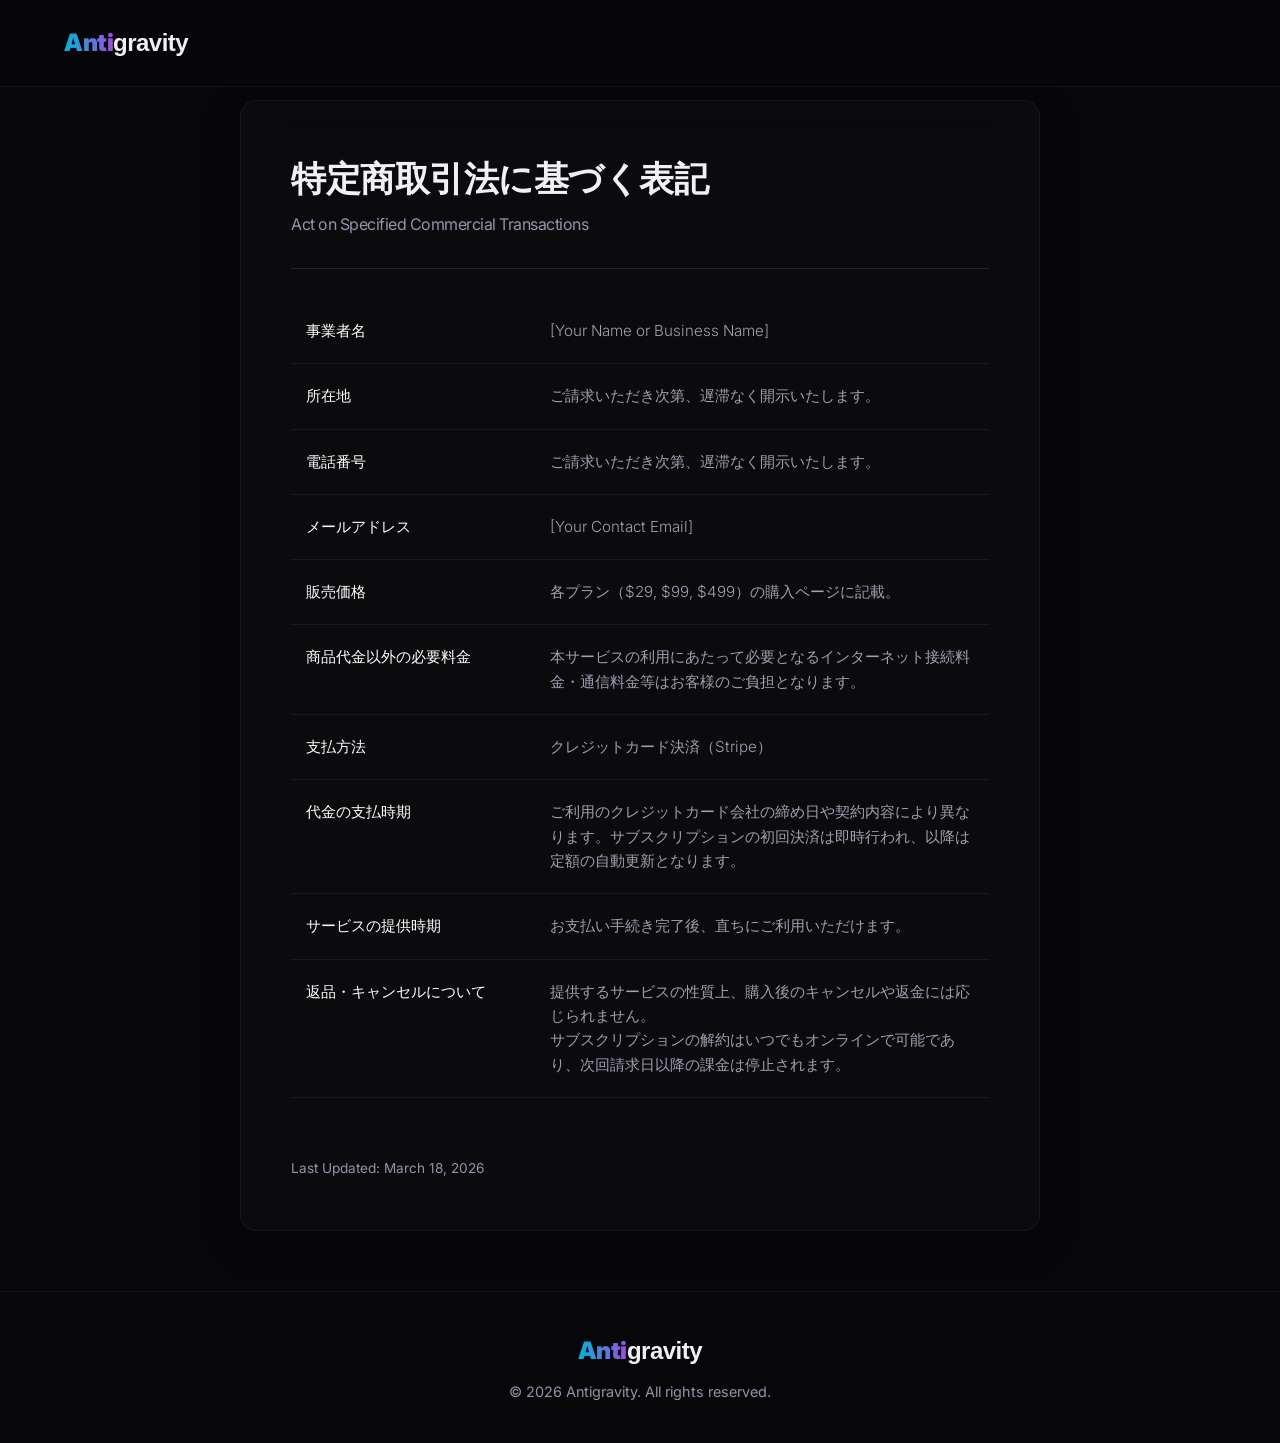
<file: legal.html>
<!DOCTYPE html>
<html lang="ja">
<head>
    <meta charset="UTF-8">
    <meta name="viewport" content="width=device-width, initial-scale=1.0">
    <title>特定商取引法に基づく表記 | Antigravity</title>
    <link rel="preconnect" href="https://fonts.googleapis.com">
    <link rel="preconnect" href="https://fonts.gstatic.com" crossorigin>
    <link href="https://fonts.googleapis.com/css2?family=Inter:wght@300;400;600&display=swap" rel="stylesheet">
    <link rel="stylesheet" href="style.css">
    <style>
        body { background-color: var(--bg-color); color: var(--text-color); font-family: 'Inter', sans-serif; }
        .legal-container { max-width: 800px; margin: 100px auto 60px; padding: 50px; background: rgba(255, 255, 255, 0.02); backdrop-filter: blur(20px); -webkit-backdrop-filter: blur(20px); border: 1px solid rgba(255, 255, 255, 0.05); border-radius: 16px; box-shadow: 0 10px 40px rgba(0,0,0,0.2); }
        .legal-container h1 { font-weight: 600; font-size: 2.2rem; margin-bottom: 10px; letter-spacing: -0.5px; }
        .legal-container h1 span { font-size: 1rem; color: var(--text-muted); font-weight: 400; display: block; margin-top: 5px; }
        .legal-container hr { border: none; border-top: 1px solid rgba(255,255,255,0.1); margin: 30px 0; }
        .tokushoho-table { width: 100%; border-collapse: collapse; margin-top: 30px; font-size: 0.95rem; }
        .tokushoho-table th, .tokushoho-table td { padding: 20px 15px; border-bottom: 1px solid rgba(255,255,255,0.05); color: #a0a0b0; font-weight: 300; vertical-align: top; line-height: 1.6; }
        .tokushoho-table th { width: 35%; color: #fff; font-weight: 400; text-align: left; }
    </style>
</head>
<body>
    <nav class="navbar">
        <a href="index.html" style="text-decoration: none; color: inherit;">
            <div class="logo"><span class="gradient-text">Anti</span>gravity</div>
        </a>
    </nav>
    <div class="legal-container">
        <h1>特定商取引法に基づく表記 <span>Act on Specified Commercial Transactions</span></h1>
        <hr>
        <table class="tokushoho-table">
            <tr>
                <th>事業者名</th>
                <td>[Your Name or Business Name]</td>
            </tr>
            <tr>
                <th>所在地</th>
                <td>ご請求いただき次第、遅滞なく開示いたします。</td>
            </tr>
            <tr>
                <th>電話番号</th>
                <td>ご請求いただき次第、遅滞なく開示いたします。</td>
            </tr>
            <tr>
                <th>メールアドレス</th>
                <td>[Your Contact Email]</td>
            </tr>
            <tr>
                <th>販売価格</th>
                <td>各プラン（$29, $99, $499）の購入ページに記載。</td>
            </tr>
            <tr>
                <th>商品代金以外の必要料金</th>
                <td>本サービスの利用にあたって必要となるインターネット接続料金・通信料金等はお客様のご負担となります。</td>
            </tr>
            <tr>
                <th>支払方法</th>
                <td>クレジットカード決済（Stripe）</td>
            </tr>
            <tr>
                <th>代金の支払時期</th>
                <td>ご利用のクレジットカード会社の締め日や契約内容により異なります。サブスクリプションの初回決済は即時行われ、以降は定額の自動更新となります。</td>
            </tr>
            <tr>
                <th>サービスの提供時期</th>
                <td>お支払い手続き完了後、直ちにご利用いただけます。</td>
            </tr>
            <tr>
                <th>返品・キャンセルについて</th>
                <td>提供するサービスの性質上、購入後のキャンセルや返金には応じられません。<br>サブスクリプションの解約はいつでもオンラインで可能であり、次回請求日以降の課金は停止されます。</td>
            </tr>
        </table>
        
        <div style="margin-top: 60px; text-align: left;">
            <p style="color: var(--text-muted); font-size: 0.85rem;">Last Updated: March 18, 2026</p>
        </div>
    </div>
    <footer class="footer">
        <div class="logo"><span class="gradient-text">Anti</span>gravity</div>
        <p>© 2026 Antigravity. All rights reserved.</p>
    </footer>
</body>
</html>
</file>
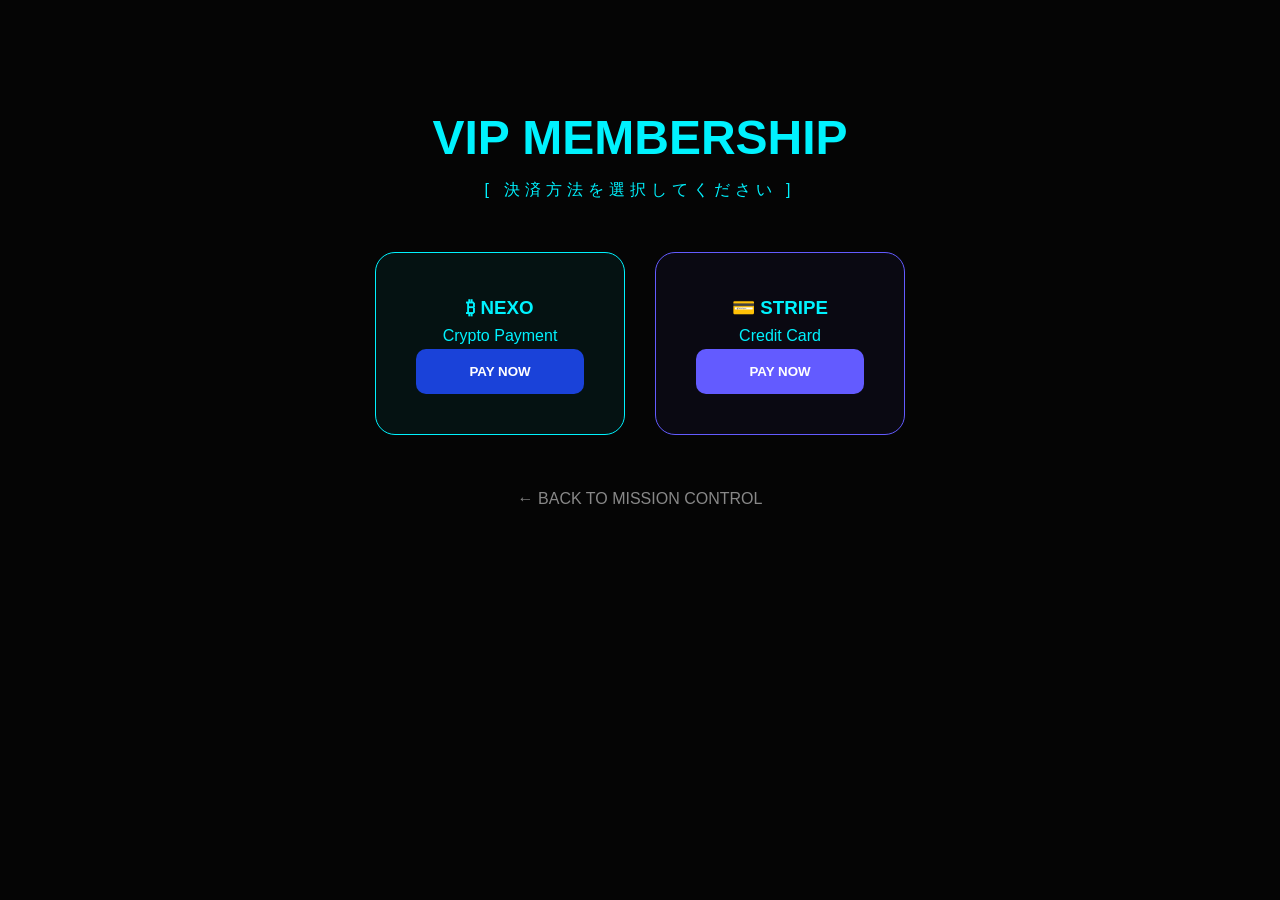
<file: payment.html>
<!DOCTYPE html>
<html lang="ja">
<head>
    <meta charset="UTF-8">
    <meta name="viewport" content="width=device-width, initial-scale=1.0">
    <title>AG Labs - VIP Payment</title>
    <link rel="stylesheet" href="style.css">
</head>
<body class="cyber-body" style="text-align:center; background:#050505; color:#00f2fe;">
    <div class="container" style="padding:100px 20px;">
        <h1 class="glitch" style="font-size:3rem;">VIP MEMBERSHIP</h1>
        <p style="letter-spacing:5px;">[ 決済方法を選択してください ]</p>
        
        <div class="pay-options" style="display:flex; justify-content:center; gap:30px; margin-top:50px; flex-wrap:wrap;">
            <div class="card" style="border:1px solid #00f2fe; padding:40px; border-radius:20px; width:250px; background:rgba(0,242,254,0.05);">
                <h3>₿ NEXO</h3>
                <p>Crypto Payment</p>
                <button onclick="window.open('https://nexo.com/', '_blank')" style="background:#1a42d9; color:white; border:none; padding:15px 30px; border-radius:10px; cursor:pointer; font-weight:bold; width:100%;">PAY NOW</button>
            </div>
            <div class="card" style="border:1px solid #635bff; padding:40px; border-radius:20px; width:250px; background:rgba(99,91,255,0.05);">
                <h3>💳 STRIPE</h3>
                <p>Credit Card</p>
                <button onclick="window.open('https://stripe.com/jp', '_blank')" style="background:#635bff; color:white; border:none; padding:15px 30px; border-radius:10px; cursor:pointer; font-weight:bold; width:100%;">PAY NOW</button>
            </div>
        </div>
        <br><br>
        <a href="index.html" style="color:#888; text-decoration:none;">← BACK TO MISSION CONTROL</a>
    </div>
</body>
</html>
</file>
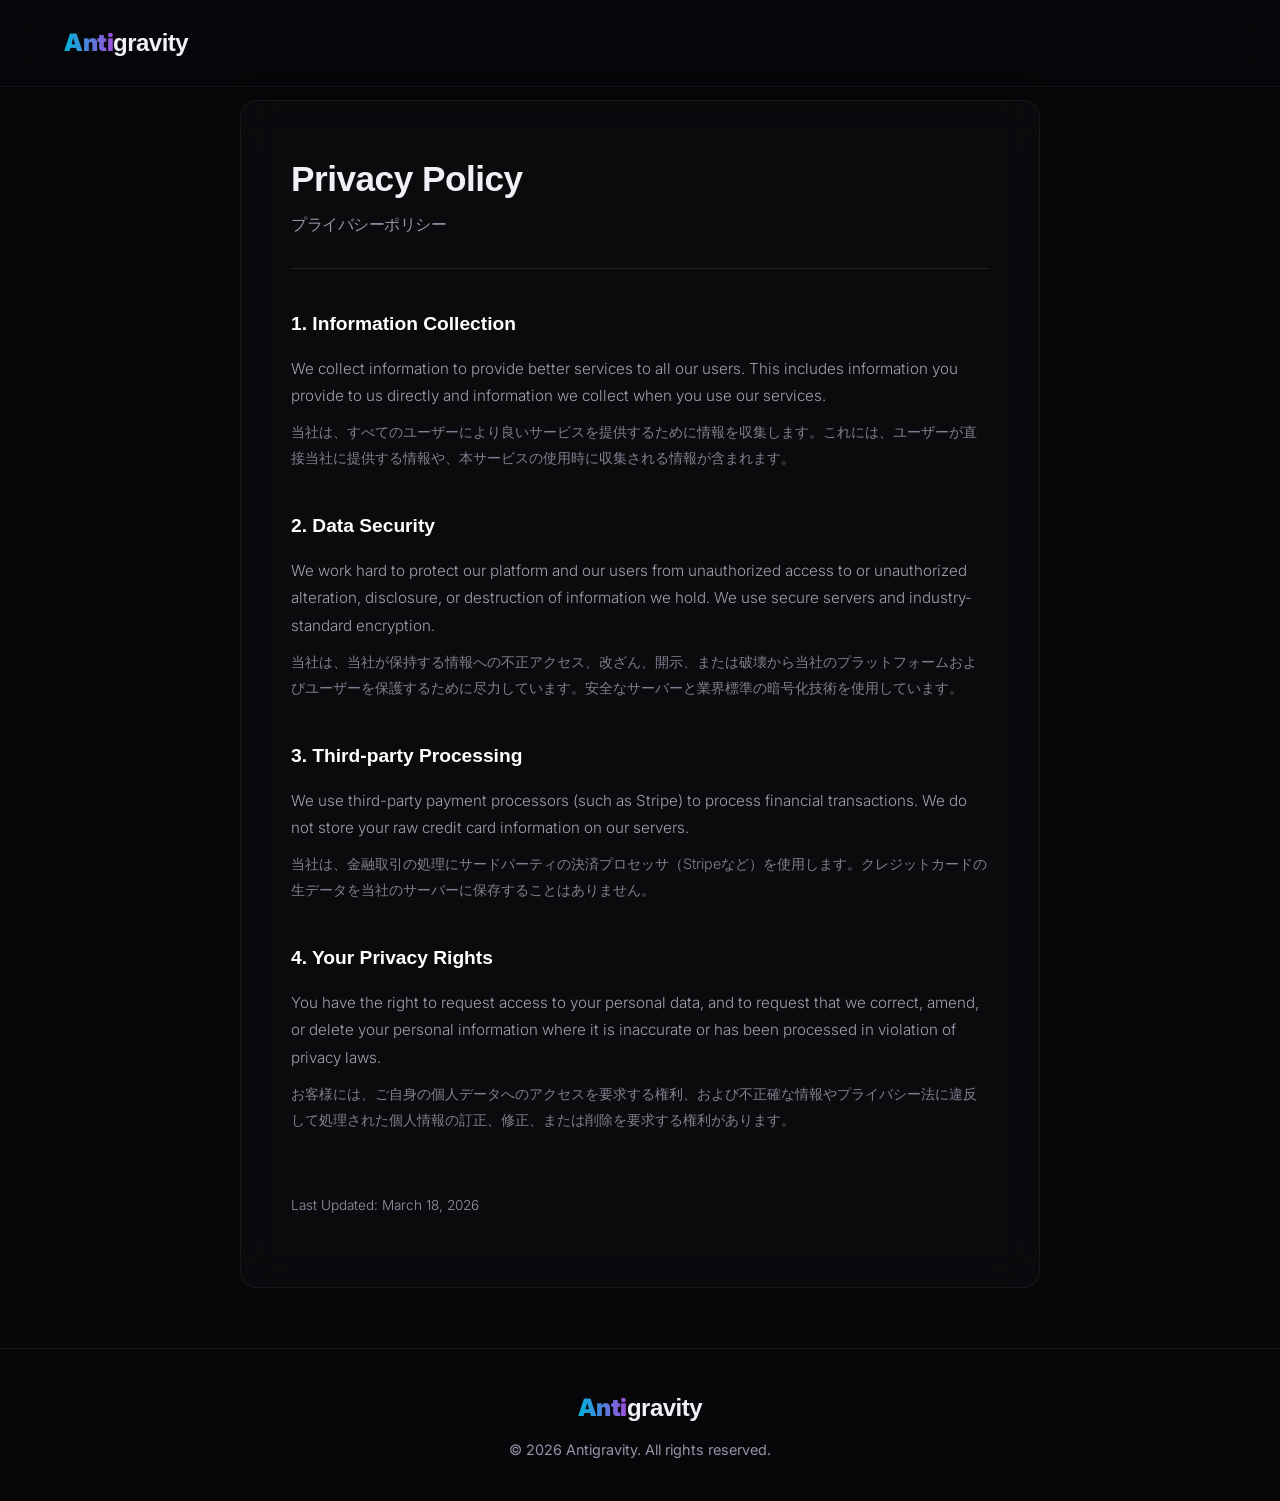
<file: privacy.html>
<!DOCTYPE html>
<html lang="en">
<head>
    <meta charset="UTF-8">
    <meta name="viewport" content="width=device-width, initial-scale=1.0">
    <title>Privacy Policy | Antigravity</title>
    <link rel="preconnect" href="https://fonts.googleapis.com">
    <link rel="preconnect" href="https://fonts.gstatic.com" crossorigin>
    <link href="https://fonts.googleapis.com/css2?family=Inter:wght@300;400;600&display=swap" rel="stylesheet">
    <link rel="stylesheet" href="style.css">
    <style>
        body { background-color: var(--bg-color); color: var(--text-color); font-family: 'Inter', sans-serif; }
        .legal-container { max-width: 800px; margin: 100px auto 60px; padding: 50px; background: rgba(255, 255, 255, 0.02); backdrop-filter: blur(20px); -webkit-backdrop-filter: blur(20px); border: 1px solid rgba(255, 255, 255, 0.05); border-radius: 16px; box-shadow: 0 10px 40px rgba(0,0,0,0.2); }
        .legal-container h1 { font-weight: 600; font-size: 2.2rem; margin-bottom: 10px; letter-spacing: -0.5px; }
        .legal-container h1 span { font-size: 1rem; color: var(--text-muted); font-weight: 400; display: block; margin-top: 5px; }
        .legal-container hr { border: none; border-top: 1px solid rgba(255,255,255,0.1); margin: 30px 0; }
        .legal-container h2 { font-size: 1.2rem; font-weight: 600; margin-top: 40px; margin-bottom: 15px; color: #fff; }
        .legal-container p { margin-bottom: 20px; color: #a0a0b0; line-height: 1.8; font-size: 0.95rem; font-weight: 300; }
        .legal-container .ja-text { font-size: 0.9rem; color: #808090; margin-top: -10px; margin-bottom: 25px; }
    </style>
</head>
<body>
    <nav class="navbar">
        <a href="index.html" style="text-decoration: none; color: inherit;">
            <div class="logo"><span class="gradient-text">Anti</span>gravity</div>
        </a>
    </nav>
    <div class="legal-container">
        <h1>Privacy Policy <span>プライバシーポリシー</span></h1>
        <hr>
        <h2>1. Information Collection</h2>
        <p>We collect information to provide better services to all our users. This includes information you provide to us directly and information we collect when you use our services.</p>
        <p class="ja-text">当社は、すべてのユーザーにより良いサービスを提供するために情報を収集します。これには、ユーザーが直接当社に提供する情報や、本サービスの使用時に収集される情報が含まれます。</p>

        <h2>2. Data Security</h2>
        <p>We work hard to protect our platform and our users from unauthorized access to or unauthorized alteration, disclosure, or destruction of information we hold. We use secure servers and industry-standard encryption.</p>
        <p class="ja-text">当社は、当社が保持する情報への不正アクセス、改ざん、開示、または破壊から当社のプラットフォームおよびユーザーを保護するために尽力しています。安全なサーバーと業界標準の暗号化技術を使用しています。</p>

        <h2>3. Third-party Processing</h2>
        <p>We use third-party payment processors (such as Stripe) to process financial transactions. We do not store your raw credit card information on our servers.</p>
        <p class="ja-text">当社は、金融取引の処理にサードパーティの決済プロセッサ（Stripeなど）を使用します。クレジットカードの生データを当社のサーバーに保存することはありません。</p>

        <h2>4. Your Privacy Rights</h2>
        <p>You have the right to request access to your personal data, and to request that we correct, amend, or delete your personal information where it is inaccurate or has been processed in violation of privacy laws.</p>
        <p class="ja-text">お客様には、ご自身の個人データへのアクセスを要求する権利、および不正確な情報やプライバシー法に違反して処理された個人情報の訂正、修正、または削除を要求する権利があります。</p>

        <div style="margin-top: 60px; text-align: left;">
            <p style="color: var(--text-muted); font-size: 0.85rem;">Last Updated: March 18, 2026</p>
        </div>
    </div>
    <footer class="footer">
        <div class="logo"><span class="gradient-text">Anti</span>gravity</div>
        <p>© 2026 Antigravity. All rights reserved.</p>
    </footer>
</body>
</html>
</file>
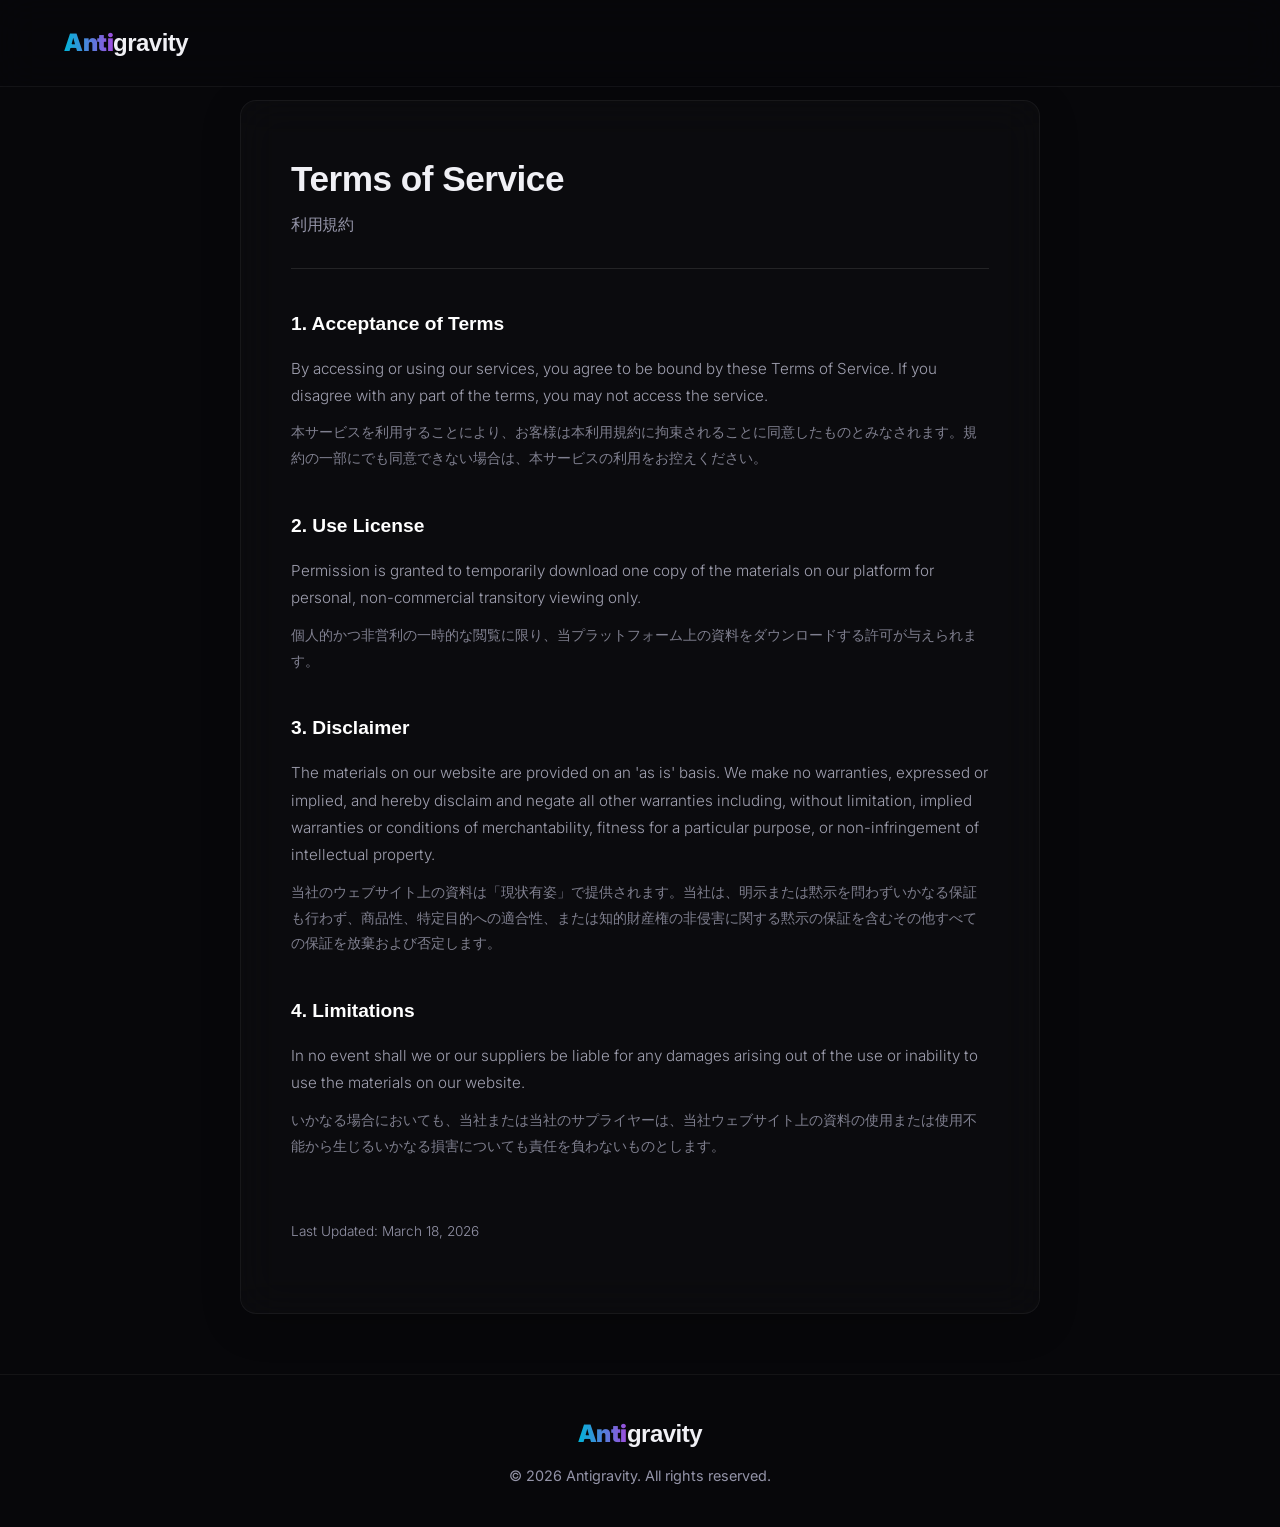
<file: terms.html>
<!DOCTYPE html>
<html lang="en">
<head>
    <meta charset="UTF-8">
    <meta name="viewport" content="width=device-width, initial-scale=1.0">
    <title>Terms of Service | Antigravity</title>
    <link rel="preconnect" href="https://fonts.googleapis.com">
    <link rel="preconnect" href="https://fonts.gstatic.com" crossorigin>
    <link href="https://fonts.googleapis.com/css2?family=Inter:wght@300;400;600&display=swap" rel="stylesheet">
    <link rel="stylesheet" href="style.css">
    <style>
        body { background-color: var(--bg-color); color: var(--text-color); font-family: 'Inter', sans-serif; }
        .legal-container { max-width: 800px; margin: 100px auto 60px; padding: 50px; background: rgba(255, 255, 255, 0.02); backdrop-filter: blur(20px); -webkit-backdrop-filter: blur(20px); border: 1px solid rgba(255, 255, 255, 0.05); border-radius: 16px; box-shadow: 0 10px 40px rgba(0,0,0,0.2); }
        .legal-container h1 { font-weight: 600; font-size: 2.2rem; margin-bottom: 10px; letter-spacing: -0.5px; }
        .legal-container h1 span { font-size: 1rem; color: var(--text-muted); font-weight: 400; display: block; margin-top: 5px; }
        .legal-container hr { border: none; border-top: 1px solid rgba(255,255,255,0.1); margin: 30px 0; }
        .legal-container h2 { font-size: 1.2rem; font-weight: 600; margin-top: 40px; margin-bottom: 15px; color: #fff; }
        .legal-container p { margin-bottom: 20px; color: #a0a0b0; line-height: 1.8; font-size: 0.95rem; font-weight: 300; }
        .legal-container .ja-text { font-size: 0.9rem; color: #808090; margin-top: -10px; margin-bottom: 25px; }
    </style>
</head>
<body>
    <nav class="navbar">
        <a href="index.html" style="text-decoration: none; color: inherit;">
            <div class="logo"><span class="gradient-text">Anti</span>gravity</div>
        </a>
    </nav>
    <div class="legal-container">
        <h1>Terms of Service <span>利用規約</span></h1>
        <hr>
        <h2>1. Acceptance of Terms</h2>
        <p>By accessing or using our services, you agree to be bound by these Terms of Service. If you disagree with any part of the terms, you may not access the service.</p>
        <p class="ja-text">本サービスを利用することにより、お客様は本利用規約に拘束されることに同意したものとみなされます。規約の一部にでも同意できない場合は、本サービスの利用をお控えください。</p>

        <h2>2. Use License</h2>
        <p>Permission is granted to temporarily download one copy of the materials on our platform for personal, non-commercial transitory viewing only.</p>
        <p class="ja-text">個人的かつ非営利の一時的な閲覧に限り、当プラットフォーム上の資料をダウンロードする許可が与えられます。</p>

        <h2>3. Disclaimer</h2>
        <p>The materials on our website are provided on an 'as is' basis. We make no warranties, expressed or implied, and hereby disclaim and negate all other warranties including, without limitation, implied warranties or conditions of merchantability, fitness for a particular purpose, or non-infringement of intellectual property.</p>
        <p class="ja-text">当社のウェブサイト上の資料は「現状有姿」で提供されます。当社は、明示または黙示を問わずいかなる保証も行わず、商品性、特定目的への適合性、または知的財産権の非侵害に関する黙示の保証を含むその他すべての保証を放棄および否定します。</p>

        <h2>4. Limitations</h2>
        <p>In no event shall we or our suppliers be liable for any damages arising out of the use or inability to use the materials on our website.</p>
        <p class="ja-text">いかなる場合においても、当社または当社のサプライヤーは、当社ウェブサイト上の資料の使用または使用不能から生じるいかなる損害についても責任を負わないものとします。</p>

        <div style="margin-top: 60px; text-align: left;">
            <p style="color: var(--text-muted); font-size: 0.85rem;">Last Updated: March 18, 2026</p>
        </div>
    </div>
    <footer class="footer">
        <div class="logo"><span class="gradient-text">Anti</span>gravity</div>
        <p>© 2026 Antigravity. All rights reserved.</p>
    </footer>
</body>
</html>
</file>
<file: style.css>
:root {
    --bg-color: #07070a;
    --text-color: #f0f0f5;
    --text-muted: #9494a8;
    --primary: #7b2cbf;
    --primary-light: #9d4edd;
    --secondary: #00b4d8;
    --accent: #ff006e;
    --glass-bg: rgba(255, 255, 255, 0.03);
    --glass-border: rgba(255, 255, 255, 0.05);
}

* {
    margin: 0;
    padding: 0;
    box-sizing: border-box;
    font-family: 'Inter', sans-serif;
}

body {
    background-color: var(--bg-color);
    color: var(--text-color);
    overflow-x: hidden;
    line-height: 1.6;
}

h1, h2, h3, .logo {
    font-family: 'Outfit', sans-serif;
}

/* Background Animations */
.orb {
    position: absolute;
    border-radius: 50%;
    filter: blur(100px);
    z-index: -1;
    animation: float 20s infinite ease-in-out alternate;
}

.orb-1 {
    top: -10%;
    left: 20%;
    width: 500px;
    height: 500px;
    background: radial-gradient(circle, rgba(123, 44, 191, 0.4) 0%, rgba(0, 0, 0, 0) 70%);
}

.orb-2 {
    bottom: -10%;
    right: 10%;
    width: 600px;
    height: 600px;
    background: radial-gradient(circle, rgba(0, 180, 216, 0.3) 0%, rgba(0, 0, 0, 0) 70%);
    animation-delay: -5s;
}

@keyframes float {
    0% { transform: translate(0, 0) scale(1); }
    100% { transform: translate(50px, 100px) scale(1.2); }
}

/* Navbar */
.navbar {
    display: flex;
    justify-content: space-between;
    align-items: center;
    padding: 24px 5%;
    background: rgba(7, 7, 10, 0.5);
    backdrop-filter: blur(20px);
    border-bottom: 1px solid var(--glass-border);
    position: fixed;
    top: 0;
    width: 100%;
    z-index: 100;
}

.logo {
    font-size: 1.5rem;
    font-weight: 900;
    letter-spacing: -0.5px;
}

.badge {
    background: linear-gradient(135deg, var(--accent), #ff758c);
    color: white;
    font-size: 0.6rem;
    padding: 2px 6px;
    border-radius: 4px;
    vertical-align: top;
    text-transform: uppercase;
    letter-spacing: 1px;
}

.nav-links {
    display: flex;
    gap: 24px;
    align-items: center;
}

.nav-links a {
    color: var(--text-color);
    text-decoration: none;
    font-weight: 600;
    font-size: 0.9rem;
    transition: color 0.3s;
}

.nav-links a:hover {
    color: var(--primary-light);
}

/* Language Switcher */
.lang-switcher { position: relative; display: inline-block; margin-right: 10px; margin-left: 10px; }
.lang-btn { background: rgba(255,255,255,0.05); border: 1px solid var(--glass-border); border-radius: 20px; color: var(--text-color); padding: 6px 14px; font-size: 0.85rem; font-weight: 600; cursor: pointer; display: flex; align-items: center; gap: 8px; transition: all 0.3s; }
.lang-btn:hover { background: rgba(255,255,255,0.1); }
.lang-content { display: none; position: absolute; right: 0; top: 110%; background-color: rgba(7, 7, 10, 0.95); min-width: 140px; box-shadow: 0px 8px 30px rgba(0,0,0,0.8); z-index: 101; border: 1px solid rgba(123, 44, 191, 0.3); border-radius: 12px; backdrop-filter: blur(20px); overflow: hidden; text-align: left; }
.lang-content a { color: var(--text-color); padding: 12px 16px; text-decoration: none; display: block; font-size: 0.85rem; transition: background 0.3s; border-bottom: 1px solid rgba(255,255,255,0.05); }
.lang-content a:last-child { border-bottom: none; }
.lang-content a:hover { background-color: rgba(123, 44, 191, 0.4); color: white; }
.lang-switcher:hover .lang-content { display: block; animation: fadeInDown 0.3s ease-out forwards; }

/* Utilities */
.gradient-text {
    background: linear-gradient(to right, var(--secondary), var(--primary-light), var(--accent));
    -webkit-background-clip: text;
    background-clip: text;
    -webkit-text-fill-color: transparent;
    background-size: 200% auto;
    animation: shine 5s linear infinite;
}

@keyframes shine {
    to { background-position: 200% center; }
}

.btn {
    padding: 10px 24px;
    border-radius: 30px;
    font-weight: 600;
    font-size: 0.9rem;
    cursor: pointer;
    transition: all 0.3s cubic-bezier(0.25, 0.8, 0.25, 1);
    border: none;
}

.btn-primary {
    background: linear-gradient(135deg, var(--primary), var(--primary-light));
    color: white;
    box-shadow: 0 4px 15px rgba(123, 44, 191, 0.4);
}

.btn-primary:hover {
    transform: translateY(-2px);
    box-shadow: 0 8px 25px rgba(123, 44, 191, 0.6);
}

.btn-outline {
    background: transparent;
    color: var(--text-color);
    border: 1px solid rgba(255, 255, 255, 0.2);
}

.btn-outline:hover {
    background: rgba(255, 255, 255, 0.1);
}

.btn-secondary {
    background: var(--glass-bg);
    color: var(--text-color);
    border: 1px solid var(--glass-border);
    backdrop-filter: blur(10px);
}

.btn-secondary:hover {
    background: rgba(255, 255, 255, 0.1);
}

.btn-large {
    padding: 16px 36px;
    font-size: 1.1rem;
}

.w-100 {
    width: 100%;
}

.glass-card {
    background: rgba(255, 255, 255, 0.05);
    backdrop-filter: blur(25px);
    -webkit-backdrop-filter: blur(25px);
    border: 1px solid rgba(255, 255, 255, 0.1);
    box-shadow: 0 8px 32px 0 rgba(123, 44, 191, 0.2);
    border-radius: 20px;
    padding: 30px;
    transition: transform 0.4s cubic-bezier(0.175, 0.885, 0.32, 1.275), box-shadow 0.4s, border-color 0.4s;
}

/* Hero Section */
.hero {
    min-height: 100vh;
    display: flex;
    align-items: center;
    justify-content: center;
    text-align: center;
    padding: 100px 5%;
    position: relative;
}

.pill-badge {
    display: inline-block;
    padding: 8px 16px;
    background: rgba(255, 255, 255, 0.05);
    border: 1px solid rgba(255, 255, 255, 0.1);
    border-radius: 50px;
    font-size: 0.85rem;
    font-weight: 600;
    margin-bottom: 30px;
    color: var(--secondary);
    animation: fadeInDown 1s ease-out;
}

.hero-title {
    font-size: 5rem;
    line-height: 1.1;
    margin-bottom: 24px;
    animation: fadeInUp 1s ease-out 0.2s both;
}

.hero-subtitle {
    font-size: 1.2rem;
    color: var(--text-muted);
    max-width: 700px;
    margin: 0 auto 40px;
    animation: fadeInUp 1s ease-out 0.4s both;
}

.hero-actions {
    display: flex;
    gap: 20px;
    justify-content: center;
    animation: fadeInUp 1s ease-out 0.6s both;
}

/* Sections */
section {
    padding: 100px 5%;
}

.section-header {
    text-align: center;
    margin-bottom: 60px;
}

.section-header h2 {
    font-size: 3rem;
    margin-bottom: 10px;
}

.section-header p {
    color: var(--text-muted);
    font-size: 1.1rem;
}

/* Features */
.feature-grid {
    display: grid;
    grid-template-columns: repeat(auto-fit, minmax(300px, 1fr));
    gap: 30px;
    max-width: 1200px;
    margin: 0 auto;
}

.feature-card {
    position: relative;
    overflow: hidden;
}

.feature-card::before {
    content: '';
    position: absolute;
    top: 0; left: 0; width: 100%; height: 100%;
    background: linear-gradient(135deg, rgba(123, 44, 191, 0.1), transparent);
    opacity: 0;
    transition: opacity 0.3s;
}

.feature-card:hover {
    transform: translateY(-10px);
    border-color: rgba(123, 44, 191, 0.3);
}

.feature-card:hover::before {
    opacity: 1;
}

.feature-icon {
    font-size: 2.5rem;
    margin-bottom: 20px;
    display: inline-block;
    padding: 15px;
    background: rgba(255, 255, 255, 0.05);
    border-radius: 12px;
}

.feature-card h3 {
    font-size: 1.5rem;
    margin-bottom: 15px;
}

.feature-card p {
    color: var(--text-muted);
}

/* Profiles (Matching) */
.profile-cards {
    display: flex;
    justify-content: center;
    gap: 30px;
    max-width: 1200px;
    margin: 0 auto;
    flex-wrap: wrap;
}

.profile-card {
    flex: 1;
    min-width: 300px;
    max-width: 350px;
    padding: 40px 30px;
    text-align: center;
    opacity: 0.7;
    transform: scale(0.95);
    cursor: pointer;
}

.profile-card.active {
    opacity: 1;
    transform: scale(1) translateY(-10px);
    border-color: var(--primary-light);
    box-shadow: 0 20px 40px rgba(0, 0, 0, 0.4), 0 0 20px rgba(123, 44, 191, 0.2);
}

.profile-image {
    width: 120px;
    height: 120px;
    border-radius: 50%;
    margin: 0 auto 20px;
    background-size: cover;
    background-position: center;
    border: 3px solid var(--glass-border);
    position: relative;
    background-color: #2b2b36;
}

.ui-designer { background-image: linear-gradient(135deg, #ff9a9e 0%, #fecfef 99%, #fecfef 100%); }
.core-dev { background-image: linear-gradient(120deg, #e0c3fc 0%, #8ec5fc 100%); }
.devops { background-image: linear-gradient(120deg, #84fab0 0%, #8fd3f4 100%); }

.status-dot {
    position: absolute;
    bottom: 5px;
    right: 5px;
    width: 20px;
    height: 20px;
    background-color: #00e676;
    border-radius: 50%;
    border: 3px solid var(--bg-color);
}

.profile-info h3 {
    font-size: 1.6rem;
    margin-bottom: 5px;
}

.profile-info h3 span {
    color: var(--text-muted);
    font-weight: 400;
}

.role {
    color: var(--secondary);
    font-weight: 600;
    margin-bottom: 15px;
    font-size: 0.9rem;
    text-transform: uppercase;
    letter-spacing: 1px;
}

.bio {
    font-size: 0.95rem;
    color: var(--text-muted);
    margin-bottom: 25px;
    font-style: italic;
    min-height: 70px;
}

.tags {
    display: flex;
    flex-wrap: wrap;
    gap: 8px;
    justify-content: center;
    margin-bottom: 30px;
}

.tag {
    background: rgba(255, 255, 255, 0.08);
    padding: 4px 12px;
    border-radius: 20px;
    font-size: 0.8rem;
    color: #e0e0e0;
}

/* Footer */
.footer {
    text-align: center;
    padding: 40px 5%;
    border-top: 1px solid var(--glass-border);
    margin-top: 50px;
}

.footer .logo {
    display: inline-block;
    margin-bottom: 10px;
}

.footer p {
    color: var(--text-muted);
    font-size: 0.9rem;
}

/* Pricing Toggle */
.pricing-toggle-wrap { margin-bottom: 10px; }
.toggle-label { font-size: 1rem; font-weight: 600; color: var(--text-muted); transition: color 0.3s; cursor: pointer; }
.toggle-label.active { color: var(--text-color); }
.toggle-switch { width: 60px; height: 32px; background: rgba(255, 255, 255, 0.1); border-radius: 30px; position: relative; cursor: pointer; border: 1px solid var(--glass-border); transition: background 0.3s; }
.toggle-switch.active { background: linear-gradient(135deg, var(--secondary), var(--primary-light)); border-color: transparent; }
.toggle-knob { width: 24px; height: 24px; background: white; border-radius: 50%; position: absolute; top: 3px; left: 4px; transition: transform 0.3s cubic-bezier(0.25, 0.8, 0.25, 1); box-shadow: 0 2px 5px rgba(0,0,0,0.2); }
.toggle-switch.active .toggle-knob { transform: translateX(26px); }
.save-badge { background: linear-gradient(135deg, var(--accent), #ff758c); color: white; padding: 4px 12px; border-radius: 20px; font-size: 0.75rem; font-weight: 800; margin-left: -5px; box-shadow: 0 4px 15px rgba(255,0,110,0.4); animation: pulseFloat 2s infinite; }

/* Pricing Values */
.price-monthly { display: inline; }
.price-annually { display: none; }
.annual-label { font-size: 0.85rem; min-height: 20px; line-height: 20px; opacity: 0; color: var(--primary-light) !important; font-weight: 600; transition: opacity 0.3s ease-in-out; }

#pricing-grid.is-annual .price-monthly { display: none; }
#pricing-grid.is-annual .price-annually { display: inline; }
#pricing-grid.is-annual .annual-label { opacity: 1 !important; }

/* Skill Tags Marquee */
.skill-marquee-wrapper {
    -webkit-mask-image: linear-gradient(to right, transparent, black 15%, black 85%, transparent);
    mask-image: linear-gradient(to right, transparent, black 15%, black 85%, transparent);
}
.skill-marquee {
    display: flex;
    gap: 30px;
    width: max-content;
    animation: marquee 25s linear infinite;
}
.skill-tag {
    background: rgba(255, 255, 255, 0.05);
    border: 1px solid rgba(123, 44, 191, 0.6);
    color: #e0e0ff;
    padding: 10px 22px;
    border-radius: 8px;
    font-family: 'Outfit', sans-serif;
    font-size: 1.1rem;
    font-weight: 700;
    letter-spacing: 1px;
    text-transform: uppercase;
    backdrop-filter: blur(12px);
    box-shadow: 0 4px 20px rgba(123, 44, 191, 0.3), inset 0 0 10px rgba(123, 44, 191, 0.2);
    display: inline-flex;
    align-items: center;
    justify-content: center;
    white-space: nowrap;
    transition: all 0.3s ease;
}
.skill-tag:hover {
    background: rgba(123, 44, 191, 0.2);
    border-color: #ff006e;
    box-shadow: 0 4px 25px rgba(255, 0, 110, 0.5), inset 0 0 15px rgba(255, 0, 110, 0.3);
    color: #fff;
    transform: translateY(-2px);
}
.skill-tag::before {
    content: '</>';
    margin-right: 12px;
    color: var(--accent);
    font-weight: 900;
}
@keyframes marquee {
    from { transform: translateX(0); }
    to { transform: translateX(calc(-33.333% - 10px)); }
}

/* Animations */
@keyframes fadeInUp {
    from { opacity: 0; transform: translateY(30px); }
    to { opacity: 1; transform: translateY(0); }
}

@keyframes fadeInDown {
    from { opacity: 0; transform: translateY(-20px); }
    to { opacity: 1; transform: translateY(0); }
}

@keyframes jump {
    from { transform: scaleX(-1) translateY(0); }
    to { transform: scaleX(-1) translateY(-20px); }
}

@keyframes pulseFloat {
    0% { transform: translateY(0) scale(1); }
    50% { transform: translateY(-5px) scale(1.05); }
    100% { transform: translateY(0) scale(1); }
}

/* Responsive */
@media (min-width: 992px) {
    .elite-tier:hover {
        transform: scale(1.05) translateY(-10px);
    }
    .elite-tier {
        transform: scale(1.05);
        z-index: 10;
    }
}

@media (max-width: 768px) {
    .hero-title { font-size: 3rem; }
    .hero-actions { flex-direction: column; }
    .nav-links { display: none; }
}

/* 動画スタイル追加 */
.hero-video {
    width: 100%;
    max-width: 900px;
    border-radius: 20px;
    box-shadow: 0 0 50px rgba(0, 242, 254, 0.4);
    border: 1px solid rgba(0, 242, 254, 0.5);
    display: block;
    margin: 40px auto;
}

/* =========================================
   📱 ここから下は「スマホ（画面幅768px以下）」の時だけ発動する魔法！
   ========================================= */
@media screen and (max-width: 768px) {
    /* 1. 横並びの要素を「縦並び」にして見やすくする */
    .features-container, .flex-container, section {
        flex-direction: column !important;
        padding: 15px !important;
    }
    
    /* 2. 動画や画像が画面の外にはみ出さないように強制ストップ */
    video, img {
        width: 100% !important;
        max-width: 100% !important;
        height: auto !important;
    }
    
    /* 3. ボタンをスマホの指で押しやすいように横幅いっぱいに広げる */
    a[href*="note.com"] {
        display: block !important;
        width: 90% !important;
        margin: 20px auto !important;
        box-sizing: border-box !important;
    }
    
    /* 4. タイトルの文字サイズをスマホに合わせて調整 */
    h1 { font-size: 1.8em !important; }
    h2 { font-size: 1.5em !important; }
}
</file>
